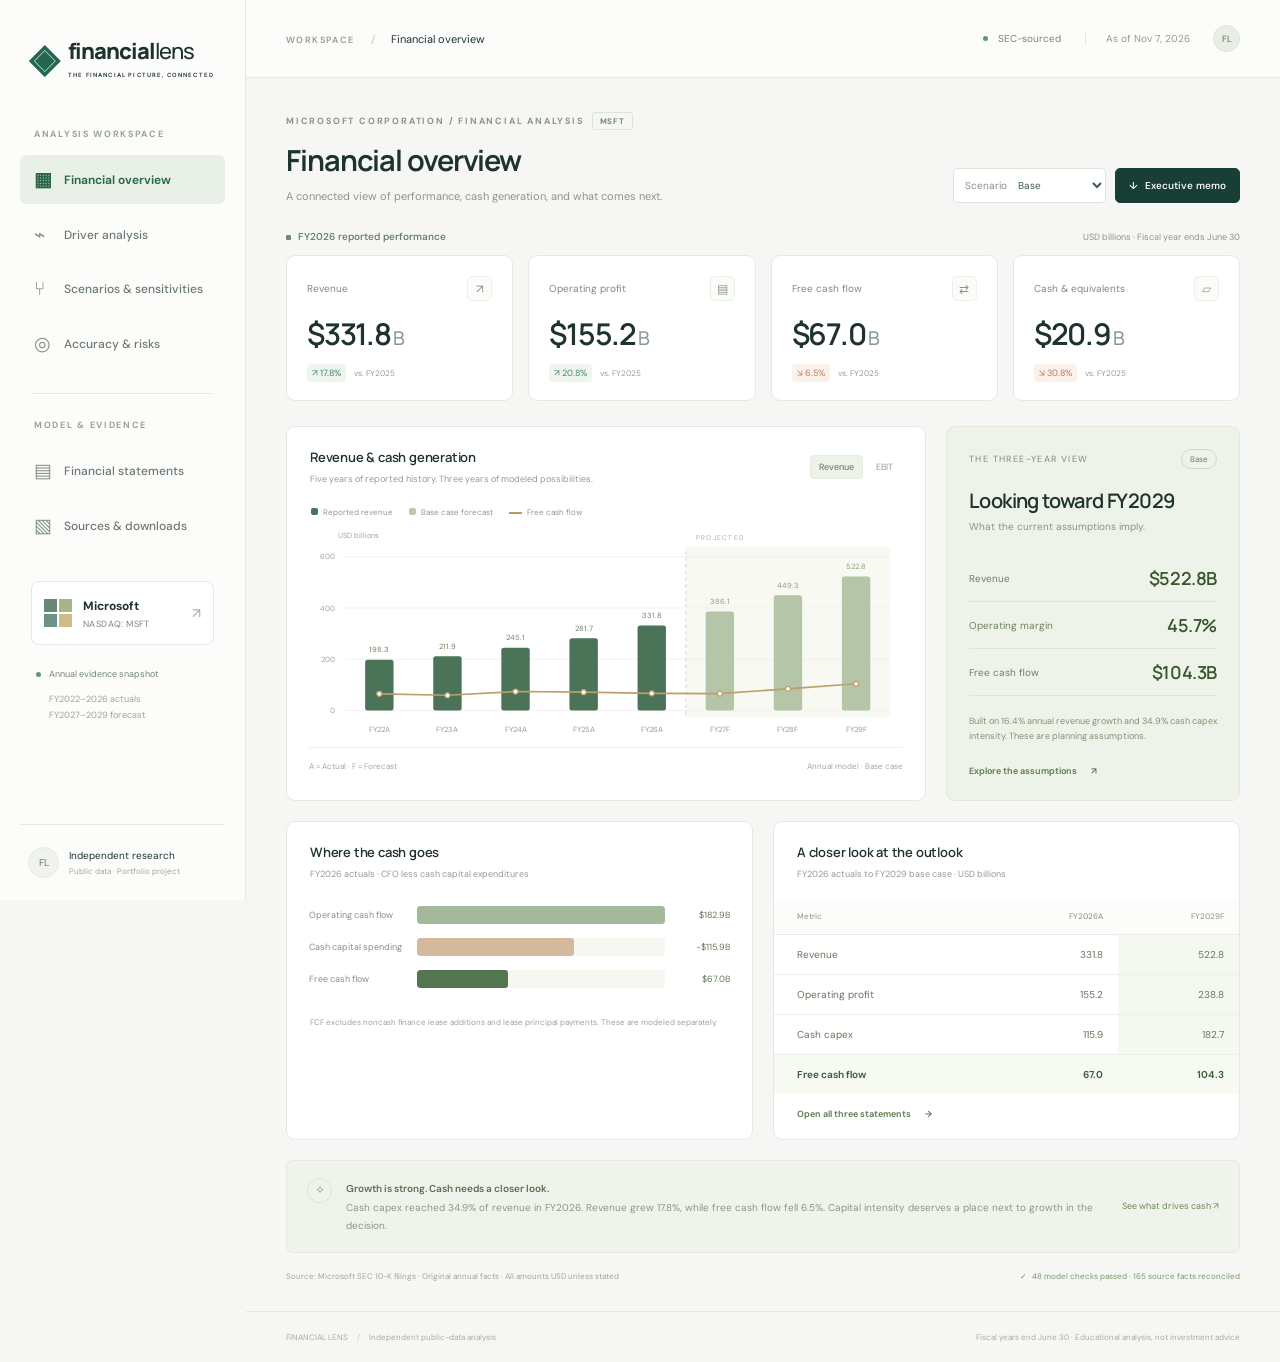
<file: dashboards/web/index.html>
<!doctype html>
<html lang="en">
<head><meta charset="UTF-8"><meta name="viewport" content="width=device-width,initial-scale=1"><meta name="theme-color" content="#193e36"><title>Financial Lens — Microsoft financial case study</title><meta name="description" content="Explore Microsoft's reported financial performance, an integrated three-year forecast, operating scenarios and transparent forecast validation."><link rel="stylesheet" href="styles.css"></head>
<body>
<aside class="sidebar"><a href="#snapshot" class="brand"><span class="brand-mark">◈</span><span>financial<span class="brand-light">lens</span><small>THE FINANCIAL PICTURE, CONNECTED</small></span></a><button class="mobile-menu" aria-label="Toggle navigation">☰</button><div class="sidebar-content"><div class="workspace-label">ANALYSIS WORKSPACE</div><nav aria-label="Main navigation"><a href="#snapshot" data-page="snapshot"><span>▦</span>Financial overview</a><a href="#drivers" data-page="drivers"><span>⌁</span>Driver analysis</a><a href="#scenarios" data-page="scenarios"><span>⑂</span>Scenarios & sensitivities</a><a href="#accuracy" data-page="accuracy"><span>◎</span>Accuracy & risks</a></nav><div class="nav-divider"></div><div class="workspace-label">MODEL & EVIDENCE</div><nav><a href="#statements" data-page="statements"><span>▤</span>Financial statements</a><a href="#sources" data-page="sources"><span>▧</span>Sources & downloads</a></nav><div class="company-card"><div class="company-icon"><i></i><i></i><i></i><i></i></div><div><strong>Microsoft</strong><small>NASDAQ: MSFT</small></div><span class="company-arrow">↗</span></div><div class="sidebar-note"><span class="status-dot"></span> Annual evidence snapshot<p>FY2022–2026 actuals<br>FY2027–2029 forecast</p></div><div class="sidebar-bottom"><span class="avatar">FL</span><div>Independent research<small>Public data · Portfolio project</small></div></div></div></aside>
<main><header class="topbar"><div><span class="top-label">WORKSPACE</span><span class="crumb">/</span><span id="breadcrumb">Financial overview</span></div><div class="top-meta"><span class="live-dot"></span> SEC-sourced <span class="top-date">As of Nov 7, 2026</span><span class="profile-dot">FL</span></div></header><div id="app"><div class="loading">Preparing the financial model…</div></div><footer><span>FINANCIAL LENS <i> / </i> Independent public-data analysis</span><span>Fiscal years end June 30 · Educational analysis, not investment advice</span></footer></main>
<dialog id="assumptions-dialog"><div class="dialog-header"><div><div class="eyebrow">MODEL DOCUMENTATION</div><h2>Assumptions register</h2></div><button id="close-dialog" class="icon-button" aria-label="Close assumptions">✕</button></div><div id="assumptions-content"></div></dialog><div class="toast" id="toast" role="status"></div>
<script type="module" src="app.js"></script></body></html>
</file>
<file: dashboards/web/styles.css>
@import url('https://fonts.googleapis.com/css2?family=DM+Sans:wght@400;450;500;550;600;650;700&family=Manrope:wght@400;500;600;650;700;750;800&display=swap');
:root{--bg:#f6f7f4;--paper:#fff;--ink:#1e332e;--muted:#7b8780;--green:#24674f;--deep:#193e36;--mint:#eaf2ec;--line:#e5e9e3;--orange:#bb7653;--red:#a95f50;--sidebar:246px}*{box-sizing:border-box}body{margin:0;background:var(--bg);color:var(--ink);font-family:'DM Sans',Arial,sans-serif;font-size:14px;-webkit-font-smoothing:antialiased}button,select,input{font:inherit}button,a,select,input{touch-action:manipulation}a{color:inherit;text-decoration:none}button{cursor:pointer}button:focus-visible,a:focus-visible,select:focus-visible,input:focus-visible{outline:3px solid #7eb69b;outline-offset:3px}.sidebar{width:var(--sidebar);position:fixed;inset:0 auto 0 0;background:#fcfdfb;border-right:1px solid var(--line);padding:36px 20px 22px;z-index:10;display:flex;flex-direction:column}.brand{display:flex;align-items:center;gap:10px;margin:0 9px 49px;font-family:Manrope,Arial;font-size:22px;font-weight:800;letter-spacing:-1px}.brand-light{font-weight:500}.brand-mark{font-size:39px;line-height:1;color:var(--green)}.brand small{display:block;font-family:'DM Sans',Arial;font-size:6px;letter-spacing:1.16px;font-weight:600;margin-top:5px}.workspace-label{font-size:9px;font-weight:650;letter-spacing:1.7px;color:#91a096;margin:0 14px 15px}.sidebar-content{display:flex;flex:1;flex-direction:column}nav{display:flex;flex-direction:column;gap:6px}nav a{display:flex;align-items:center;gap:12px;font-size:12px;padding:13px 14px;border-radius:6px;font-weight:500;color:#6c7972}nav a span{width:18px;font-size:19px;font-family:Arial;color:#819188}nav a:hover{background:#f0f4ee}nav a.active{color:#2d674c;background:#e8f0e7;font-weight:650}nav a.active span{color:#2d674c}.nav-divider{height:1px;background:var(--line);margin:25px 13px}.company-card{margin:31px 11px 0;border:1px solid var(--line);padding:14px 12px;border-radius:8px;display:flex;gap:11px;align-items:center;background:#fff}.company-card strong{font-size:12px}.company-card small{display:block;color:var(--muted);font-size:9px;margin-top:4px;letter-spacing:.4px}.company-icon{width:28px;height:28px;display:grid;grid-template-columns:1fr 1fr;gap:2px}.company-icon i{background:#6a8874}.company-icon i:nth-child(2){background:#a7b58a}.company-icon i:nth-child(3){background:#6d9385}.company-icon i:nth-child(4){background:#cfbc89}.company-arrow{margin-left:auto;color:#9aaba0}.sidebar-note{font-size:9px;color:#748479;margin:21px 16px 0;line-height:1.8}.sidebar-note p{padding-left:13px;color:#9aa49d}.status-dot,.live-dot{display:inline-block;background:#5d9673;width:5px;height:5px;border-radius:50%;margin-right:6px;vertical-align:middle}.sidebar-bottom{margin-top:auto;display:flex;align-items:center;gap:10px;border-top:1px solid var(--line);padding:22px 8px 0;font-size:10px}.sidebar-bottom small{display:block;color:#9ba59e;font-size:8px;margin-top:4px}.avatar{display:grid;place-items:center;border:1px solid var(--line);background:#f0f2ed;border-radius:50%;width:31px;height:31px;font-size:10px;color:#6a7f6e}.mobile-menu{display:none}main{margin-left:var(--sidebar)}.topbar{height:78px;border-bottom:1px solid var(--line);background:#fcfdfb;display:flex;align-items:center;justify-content:space-between;padding:0 40px;font-size:11px}.top-label{font-size:9px;letter-spacing:1.4px;color:#929c95;font-weight:600}.crumb{color:#bac2bc;margin:0 16px}.top-meta{display:flex;align-items:center;color:#738477;font-size:10px;gap:4px}.top-date{margin-left:20px;padding-left:20px;border-left:1px solid var(--line);color:#909b92}.profile-dot{width:27px;height:27px;display:grid;place-items:center;background:#e8eee6;border:1px solid #dce4da;border-radius:50%;color:#52705b;font-size:9px;margin-left:19px}#app{padding:34px 40px 30px;max-width:1600px;margin:auto}.page-heading{display:flex;align-items:flex-end;justify-content:space-between;margin-bottom:27px;gap:16px}.eyebrow{font-size:9px;letter-spacing:1.8px;font-weight:650;color:#829183;text-transform:uppercase;margin-bottom:10px}.heading-eyebrow{display:flex;align-items:center;gap:8px}.tiny-pill{border:1px solid #dce4d9;padding:3px 7px;font-size:8px;letter-spacing:.8px;border-radius:3px;color:#66856b}.page-heading h1{font-family:Manrope,Arial;font-size:29px;font-weight:650;letter-spacing:-1.1px;margin:0 0 9px}.page-heading p{color:#8a948c;font-size:11px;margin:0}.heading-actions{display:flex;align-items:center;gap:9px;flex-wrap:wrap;justify-content:flex-end}.btn{border:1px solid #dce3d9;border-radius:5px;background:#fff;color:#55715c;padding:10px 13px;font-size:10px;display:inline-flex;align-items:center;gap:7px;font-weight:550;white-space:nowrap}.btn:hover{background:#f0f5ed}.btn.primary{background:var(--deep);border-color:var(--deep);color:#fff}.btn.primary:hover{background:#2c584a}.select-wrap{display:flex;align-items:center;gap:7px;border:1px solid #dce3d9;background:#fff;border-radius:5px;padding-left:11px;color:#819081;font-size:10px}select{border:0;background:transparent;color:#3b5d47;padding:9px 25px 9px 0;cursor:pointer;font-size:10px;outline:none}.context-bar{display:flex;align-items:center;justify-content:space-between;font-size:9px;color:#8b968e;margin-bottom:12px}.context-bar strong{font-size:10px;color:#657b6b;font-weight:550}.context-bar strong:before{content:'';display:inline-block;width:5px;height:5px;background:#6a8c72;border-radius:1px;margin-right:7px}.kpi-grid{display:grid;grid-template-columns:repeat(4,1fr);gap:15px;margin-bottom:25px}.kpi{background:white;border:1px solid var(--line);border-radius:9px;padding:20px 20px 18px;position:relative}.kpi-top{display:flex;justify-content:space-between;align-items:center;color:#7a8c7d;font-size:10px}.kpi-icon{width:25px;height:25px;border:1px solid #edf0e9;border-radius:5px;display:grid;place-items:center;font-size:12px;color:#849982;background:#fbfcfa}.kpi-value{font-family:Manrope,Arial;font-size:30px;letter-spacing:-1.2px;font-weight:600;margin:12px 0 10px}.kpi-value span{font-size:19px;font-weight:450;margin-left:2px;color:#8a978b}.change{font-size:9px;color:#418765;border-radius:4px;background:#eef5ee;padding:3px 5px;margin-right:6px}.change.negative{background:#fbf0ea;color:#ba795b}.kpi-bottom{font-size:8px;color:#929d94;display:flex;align-items:center;gap:2px}.main-grid{display:grid;grid-template-columns:minmax(0,1fr) 294px;gap:20px;margin-bottom:20px}.panel{background:#fff;border:1px solid var(--line);border-radius:9px;overflow:hidden;min-width:0}.panel-head{display:flex;align-items:center;justify-content:space-between;padding:21px 23px 0;gap:15px}.panel-title{font-size:13px;font-weight:600;letter-spacing:-.2px;margin:0}.panel-desc{font-size:9px;color:#919d93;margin:6px 0 0;line-height:1.6}.panel-tools{display:flex;gap:4px}.chip{border:1px solid transparent;background:transparent;color:#93a08f;border-radius:4px;padding:5px 8px;font-size:9px}.chip.active{background:#edf3e9;color:#587553;border-color:#e5ecdf}.chart-legend{display:flex;align-items:center;gap:16px;font-size:8px;color:#8d9a8d;padding:21px 24px 0}.legend-box{display:inline-block;width:7px;height:7px;border-radius:2px;background:#47745c;margin-right:5px}.legend-box.forecast{background:#b8cbb1}.legend-line{display:inline-block;width:13px;height:2px;background:#b69b69;margin-right:5px;vertical-align:middle}.chart-area{padding:8px 14px 0}.chart-area svg{width:100%;height:auto;display:block}.chart-foot{margin:0 22px 18px;border-top:1px solid #eef0eb;padding-top:13px;font-size:8px;color:#a0a99f;display:flex;justify-content:space-between}.outlook{background:#eef3e9;position:relative;border-color:#e2e9dc;padding:22px}.outlook-top{display:flex;justify-content:space-between;font-size:9px;letter-spacing:1.4px;color:#7b8d71;align-items:center}.outlook-top span:last-child{border:1px solid #cddbc4;border-radius:20px;font-size:8px;letter-spacing:0;padding:4px 8px;color:#6c865f}.outlook h2{font-family:Manrope,Arial;font-size:20px;letter-spacing:-.6px;font-weight:600;margin:18px 0 6px}.outlook>p{font-size:10px;color:#89957d;margin:0 0 22px}.outlook-metric{display:flex;align-items:center;justify-content:space-between;border-bottom:1px solid #dce5d5;padding:11px 0;font-size:10px;color:#6d8161}.outlook-metric strong{font-family:Manrope,Arial;color:#38562e;font-size:18px;letter-spacing:-.4px;font-weight:600}.outlook-mini{margin:18px 0 0;font-size:9px;line-height:1.7;color:#829174}.text-link{border:0;background:none;color:#59794c;font-size:9px;padding:0;display:inline-flex;gap:14px;font-weight:600;margin-top:20px;align-items:center}.bottom-grid{display:grid;grid-template-columns:1fr 1fr;gap:20px;margin-bottom:20px}.bridge{padding:25px 22px 14px}.bridge-row{display:flex;align-items:center;gap:13px;margin:0 0 14px;font-size:9px;color:#85917f}.bridge-label{width:95px;flex-shrink:0}.bridge-track{flex:1;height:18px;position:relative;background:#f5f7f0;border-radius:3px;overflow:hidden}.bridge-bar{height:100%;background:#a4b99c;border-radius:3px;min-width:2px}.bridge-bar.negative{background:#d5b99c}.bridge-bar.total{background:#537550}.bridge-amount{width:52px;text-align:right;font-variant-numeric:tabular-nums;color:#62775a}.mini-note{font-size:8px;line-height:1.7;color:#9aa493;margin:0 23px 18px}.simple-table{width:100%;border-collapse:collapse;font-size:10px}.simple-table th{font-size:8px;color:#93a08e;font-weight:500;text-align:right;padding:13px 15px;border-bottom:1px solid #e9ede6;background:#fcfdfb;white-space:nowrap}.simple-table td{padding:13px 15px;border-bottom:1px solid #edf0e8;text-align:right;font-variant-numeric:tabular-nums;color:#63765a;white-space:nowrap}.simple-table th:first-child,.simple-table td:first-child{text-align:left;padding-left:23px}.simple-table tr:last-child td{border-bottom:0}.table-wrap{overflow:auto}.table-wrap.overview{margin:17px 0 7px}.simple-table .forecast-col{background:#f5f8f1}.simple-table .total-row td{font-weight:650;color:#385d3d;background:#f7faf3}.simple-table .section-row td{background:#edf3e9;font-size:9px;letter-spacing:.8px;padding-top:9px;padding-bottom:9px;color:#79906e}.insight{display:flex;align-items:flex-start;background:#f0f3eb;border:1px solid #e4e9de;border-radius:7px;padding:17px 20px;gap:14px}.insight-icon{height:25px;width:25px;border:1px solid #dce5d3;border-radius:50%;display:grid;place-items:center;color:#7b9667;flex-shrink:0;font-size:12px}.insight strong{font-size:10px;color:#55724c;font-weight:600}.insight p{font-size:10px;color:#8a9880;line-height:1.8;margin:3px 0 0}.insight>a{white-space:nowrap;font-size:9px;color:#698759;align-self:center;margin-left:auto}.source-line{display:flex;align-items:center;justify-content:space-between;gap:12px;color:#9ca796;font-size:8px;margin-top:18px}.verified{color:#77966b}.verified:before{content:'✓';margin-right:5px}.section-title{margin:26px 0 13px;display:flex;align-items:center;justify-content:space-between}.section-title h2{font-family:Manrope,Arial;font-size:17px;font-weight:600;letter-spacing:-.4px;margin:0}.section-title span{color:#8e9c85;font-size:9px}.two-grid{display:grid;grid-template-columns:1fr 1fr;gap:20px;margin-bottom:20px}.three-grid{display:grid;grid-template-columns:repeat(3,1fr);gap:18px}.controls{padding:23px}.control-row{margin-bottom:25px}.control-title{display:flex;justify-content:space-between;align-items:center;font-size:11px;margin-bottom:12px;color:#718467}.control-title output{font-family:Manrope,Arial;color:#365e3c;font-size:17px;font-weight:600}.range-labels{display:flex;justify-content:space-between;color:#9aa58f;font-size:8px;margin-top:5px}.control-row input{width:100%;accent-color:#4b7b52;cursor:pointer}.control-row p{font-size:9px;color:#9ca68f;line-height:1.7;margin-bottom:0}.assumption-note{border-top:1px solid var(--line);padding-top:18px;display:flex;align-items:center;justify-content:space-between;font-size:9px;color:#8f9c84}.scenario-card{padding:22px;border-top:3px solid #789b72}.scenario-card.downside{border-top-color:#c6a07e}.scenario-card.upside{border-top-color:#395e48}.scenario-card.selected{box-shadow:0 0 0 1px #6d986d}.scenario-card h3{font-family:Manrope,Arial;font-size:18px;margin:0 0 6px}.scenario-card p{font-size:10px;line-height:1.8;color:#939d8d;margin:0 0 18px;min-height:36px}.scenario-stat{display:flex;justify-content:space-between;color:#8a9a7c;font-size:10px;padding:10px 0;border-bottom:1px solid #eef0e9}.scenario-stat strong{color:#58764c}.scenario-card .btn{width:100%;justify-content:center;margin-top:18px}.heatmap{padding:21px}.heatmap-grid{display:grid;grid-template-columns:70px repeat(5,1fr);gap:5px;font-size:9px;align-items:center;text-align:center}.heat-cell{padding:16px 3px;border-radius:3px;color:#3a5e3d;font-weight:550}.heat-label{color:#879b7c;font-size:8px;padding:8px 0}.heat-caption{color:#929f87;font-size:8px;text-align:center;margin:15px 0 3px}.bars-list{padding:24px}.impact-row{display:grid;grid-template-columns:125px 1fr 64px;align-items:center;gap:12px;margin:20px 0;color:#7b8e71;font-size:10px}.impact-row .bar-track{height:13px;background:#f1f5ec;border-radius:3px}.impact-row .impact-bar{height:100%;border-radius:3px;background:#76976d}.impact-row .impact-bar.negative{background:#c7aa8a}.impact-row strong{text-align:right;font-size:11px;color:#608053}.metric-definition{padding:20px 23px;border-top:1px solid var(--line);font-size:9px;line-height:1.8;color:#95a08b}.accuracy-summary{padding:22px}.accuracy-metric{font-family:Manrope;font-size:32px;letter-spacing:-1px;margin:12px 0 6px}.accuracy-caption{font-size:10px;line-height:1.8;color:#8b9a80}.badge{display:inline-block;padding:4px 7px;border-radius:4px;font-size:8px;background:#edf4e9;color:#668656}.badge.warn{background:#fbf0e8;color:#b07d5b}.risk-list{padding:4px 23px 18px}.risk-item{display:flex;gap:14px;padding:17px 0;border-bottom:1px solid var(--line)}.risk-number{font-family:Manrope;font-size:11px;color:#a0ad94;padding-top:2px}.risk-item strong{font-size:11px;font-weight:550}.risk-item p{margin:7px 0 0;font-size:10px;line-height:1.8;color:#8b9980}.risk-item:last-child{border-bottom:0}.download-grid{display:grid;grid-template-columns:repeat(3,1fr);gap:16px}.download-card{padding:24px;transition:transform .15s,border-color .15s}.download-card:hover{border-color:#a5ba98;transform:translateY(-2px)}.file-icon{display:grid;place-items:center;width:36px;height:42px;background:#edf4e8;color:#73975f;border:1px solid #dfead7;border-radius:4px;font-size:11px;font-weight:650;margin-bottom:19px}.download-card h3{font-size:12px;margin:0 0 7px}.download-card p{font-size:10px;color:#96a18d;line-height:1.8;margin:0 0 18px}.download-card span{color:#72985e;font-size:9px}.check-summary{display:flex;align-items:center;gap:12px;padding:22px;color:#799966;font-size:12px}.check-summary strong{font-family:Manrope;font-size:25px;color:#3d663c}.checks-list{max-height:320px;overflow:auto}.check-item{display:flex;justify-content:space-between;padding:12px 22px;border-top:1px solid var(--line);font-size:10px;color:#8b9b7f;gap:15px}.check-item span:last-child{color:#68975c;font-size:8px}.check-item.fail span:last-child{color:#b75f4a}footer{border-top:1px solid var(--line);padding:20px 40px;font-size:8px;color:#a3ada0;display:flex;justify-content:space-between;gap:15px}footer i{font-style:normal;color:#c4ccc0;margin:0 7px}.loading{padding:100px;text-align:center;color:#8b9d7d}dialog{width:min(900px,92vw);max-height:82vh;border:1px solid var(--line);border-radius:10px;padding:26px;color:var(--ink);box-shadow:0 22px 100px #193e3633}dialog::backdrop{background:#193e3655;backdrop-filter:blur(3px)}.dialog-header{display:flex;justify-content:space-between;align-items:center;padding-bottom:20px}h2{font-family:Manrope}.dialog-header h2{margin:0;font-size:23px}.icon-button{background:#f0f5ed;border:1px solid var(--line);border-radius:50%;height:30px;width:30px;color:#69855b}.assumption-item{display:grid;grid-template-columns:1fr 70px 2fr;gap:20px;font-size:10px;padding:15px 0;border-top:1px solid var(--line);line-height:1.8}.assumption-item strong{font-weight:550}.assumption-item span{color:#62864e}.assumption-item p{color:#8b9b7f;margin:0}.toast{position:fixed;bottom:25px;left:calc(50% + 100px);transform:translate(-50%,15px);padding:13px 22px;border-radius:7px;background:#23483a;color:#fff;box-shadow:0 8px 30px #23483a22;font-size:11px;opacity:0;pointer-events:none;transition:.2s;z-index:100}.toast.show{opacity:1;transform:translate(-50%,0)}.empty{padding:50px;text-align:center}.subtle-label{font-size:9px;color:#9aa78e}.error{padding:40px;color:#9e654e}.wide-panel{margin-bottom:20px}.statement-tabs{display:flex;gap:4px;background:#edf2e8;border:1px solid #e4ebdd;padding:4px;border-radius:6px}.statement-tab{padding:9px 16px;border:0;border-radius:4px;background:none;color:#8b9c7e;font-size:10px}.statement-tab.active{background:white;box-shadow:0 1px 3px #334a2912;color:#53794a}.mobile-only{display:none}@media(min-width:1450px){#app{padding-top:41px}.kpi{padding:23px 25px}.kpi-value{font-size:34px}.main-grid{grid-template-columns:minmax(0,1fr) 320px}.panel-head{padding-top:24px}.outlook{padding:26px}.bridge{padding-top:30px}.bridge-row{margin-bottom:18px}}@media(max-width:1180px){:root{--sidebar:220px}.sidebar{padding-left:12px;padding-right:12px}.brand{font-size:20px}.brand small{font-size:5px}.topbar{padding:0 25px}#app{padding:28px 25px}.main-grid{grid-template-columns:minmax(0,1fr) 255px;gap:15px}.outlook{padding:19px}.kpi{padding:16px 15px}.kpi-value{font-size:27px}.page-heading h1{font-size:25px}.heading-actions .btn{padding:9px}.page-heading p{font-size:10px}.kpi-bottom{font-size:7px}.top-date{margin-left:12px;padding-left:12px}.three-grid{gap:12px}.impact-row{grid-template-columns:105px 1fr 56px;font-size:9px}footer{padding:20px 25px}}@media(max-width:960px){:root{--sidebar:190px}.brand{font-size:17px;gap:7px;margin-left:4px}.brand-mark{font-size:32px}.brand small{font-size:4px}.workspace-label{font-size:8px;margin-left:10px}nav a{font-size:10px;padding:12px 10px;gap:8px}.main-grid{grid-template-columns:1fr}.outlook{display:grid;grid-template-columns:1fr 1fr;gap:0 28px}.outlook-top,.outlook h2,.outlook>p{grid-column:1}.outlook h2{margin-top:10px}.outlook>p{margin-bottom:0}.outlook .outlook-metric{grid-column:2;grid-row:auto}.outlook .outlook-metric:nth-of-type(2){grid-row:1}.outlook .outlook-metric:nth-of-type(3){grid-row:2}.outlook .outlook-metric:nth-of-type(4){grid-row:3}.outlook-mini{grid-column:1}.outlook .text-link{grid-column:2;margin-top:10px}.bottom-grid{grid-template-columns:1fr 1fr;gap:15px}.page-heading{align-items:flex-start}.heading-actions{max-width:220px}.kpi-grid{gap:10px}.kpi{padding:15px 12px}.kpi-value{font-size:23px}.kpi-top{font-size:9px}.kpi-icon{display:none}.kpi-bottom{display:block;line-height:2}.top-date{display:none}.two-grid{grid-template-columns:1fr}.download-grid{grid-template-columns:repeat(2,1fr)}.insight>a{display:none}.three-grid{gap:12px}.scenario-card{padding:16px}.heatmap-grid{font-size:8px}.toast{left:calc(50% + 70px)}footer{font-size:7px}.source-line{font-size:7px}.simple-table td{padding:12px}}@media(max-width:720px){:root{--sidebar:0px}.sidebar{position:sticky;top:0;width:100%;height:67px;flex-direction:row;align-items:center;padding:12px 22px;border-right:0;border-bottom:1px solid var(--line)}.brand{margin:0;font-size:20px}.brand-mark{font-size:34px}.brand small{font-size:5px}.mobile-menu{display:block;margin-left:auto;background:none;border:0;color:#6c8a60;font-size:20px}.sidebar-content{display:none;position:absolute;top:66px;left:0;width:100%;padding:20px;background:#fcfdfb;border-bottom:1px solid var(--line);box-shadow:0 14px 20px #193e3612}.sidebar.open .sidebar-content{display:block}.sidebar-content nav a{font-size:12px}.company-card,.sidebar-note,.sidebar-bottom{display:none}.topbar{height:49px;padding:0 21px;font-size:10px}.top-label{font-size:8px}.top-meta{font-size:8px}.profile-dot{display:none}.crumb{margin:0 10px}#app{padding:26px 20px}.page-heading{display:block;margin-bottom:24px}.page-heading h1{font-size:27px}.page-heading p{font-size:10px;line-height:1.8}.heading-actions{max-width:100%;justify-content:flex-start;margin-top:17px}.kpi-grid{grid-template-columns:repeat(2,1fr);gap:12px;margin-bottom:20px}.kpi{padding:17px}.kpi-icon{display:grid}.kpi-top{font-size:10px}.kpi-value{font-size:29px}.kpi-bottom{display:flex;font-size:8px;line-height:1.6}.context-bar{font-size:8px}.main-grid{gap:15px;margin-bottom:15px}.bottom-grid{grid-template-columns:1fr;gap:15px}.panel-head{padding:20px 18px 0}.panel-title{font-size:12px}.chart-legend{padding:18px 19px 0;font-size:7px;gap:12px}.chart-area{padding-left:2px;padding-right:2px}.chart-foot{margin-left:17px;margin-right:17px;font-size:7px}.outlook{padding:20px;gap:0 20px}.outlook h2{font-size:20px}.outlook-metric strong{font-size:17px}.outlook-mini{font-size:8px}.insight{padding:16px;gap:11px}.insight p{font-size:9px}.insight strong{font-size:10px}.source-line{align-items:flex-start;line-height:1.9;font-size:7px}.source-line span:first-child{max-width:65%}footer{flex-direction:column;padding:20px;font-size:7px;gap:7px}.three-grid{grid-template-columns:1fr}.scenario-card p{min-height:auto}.download-grid{grid-template-columns:1fr 1fr;gap:12px}.download-card{padding:18px}.download-card h3{font-size:11px}.download-card p{font-size:9px}.heatmap{padding:15px 10px}.heatmap-grid{grid-template-columns:54px repeat(5,1fr);gap:3px}.heat-cell{font-size:8px;padding:15px 1px}.assumption-item{grid-template-columns:1fr 65px;gap:6px;font-size:10px}.assumption-item p{grid-column:1/-1}.toast{left:50%;width:max-content;max-width:90vw}.statement-tabs{overflow:auto;max-width:100%}.statement-tab{padding:9px 12px;font-size:9px;white-space:nowrap}.section-title h2{font-size:15px}.chart-area svg text{font-size:11px}.source-line .verified{white-space:nowrap}.impact-row{grid-template-columns:120px 1fr 60px}}@media(prefers-reduced-motion:reduce){*{transition:none!important;scroll-behavior:auto!important}}@media print{.sidebar,.topbar,.heading-actions,footer,.text-link{display:none}main{margin:0}#app{padding:0}.panel,.kpi{break-inside:avoid}.page-heading h1{font-size:25px}body{background:white}.main-grid{grid-template-columns:2fr 1fr}.bottom-grid{grid-template-columns:1fr 1fr}.insight{margin-top:15px}a{color:inherit}}
</file>
